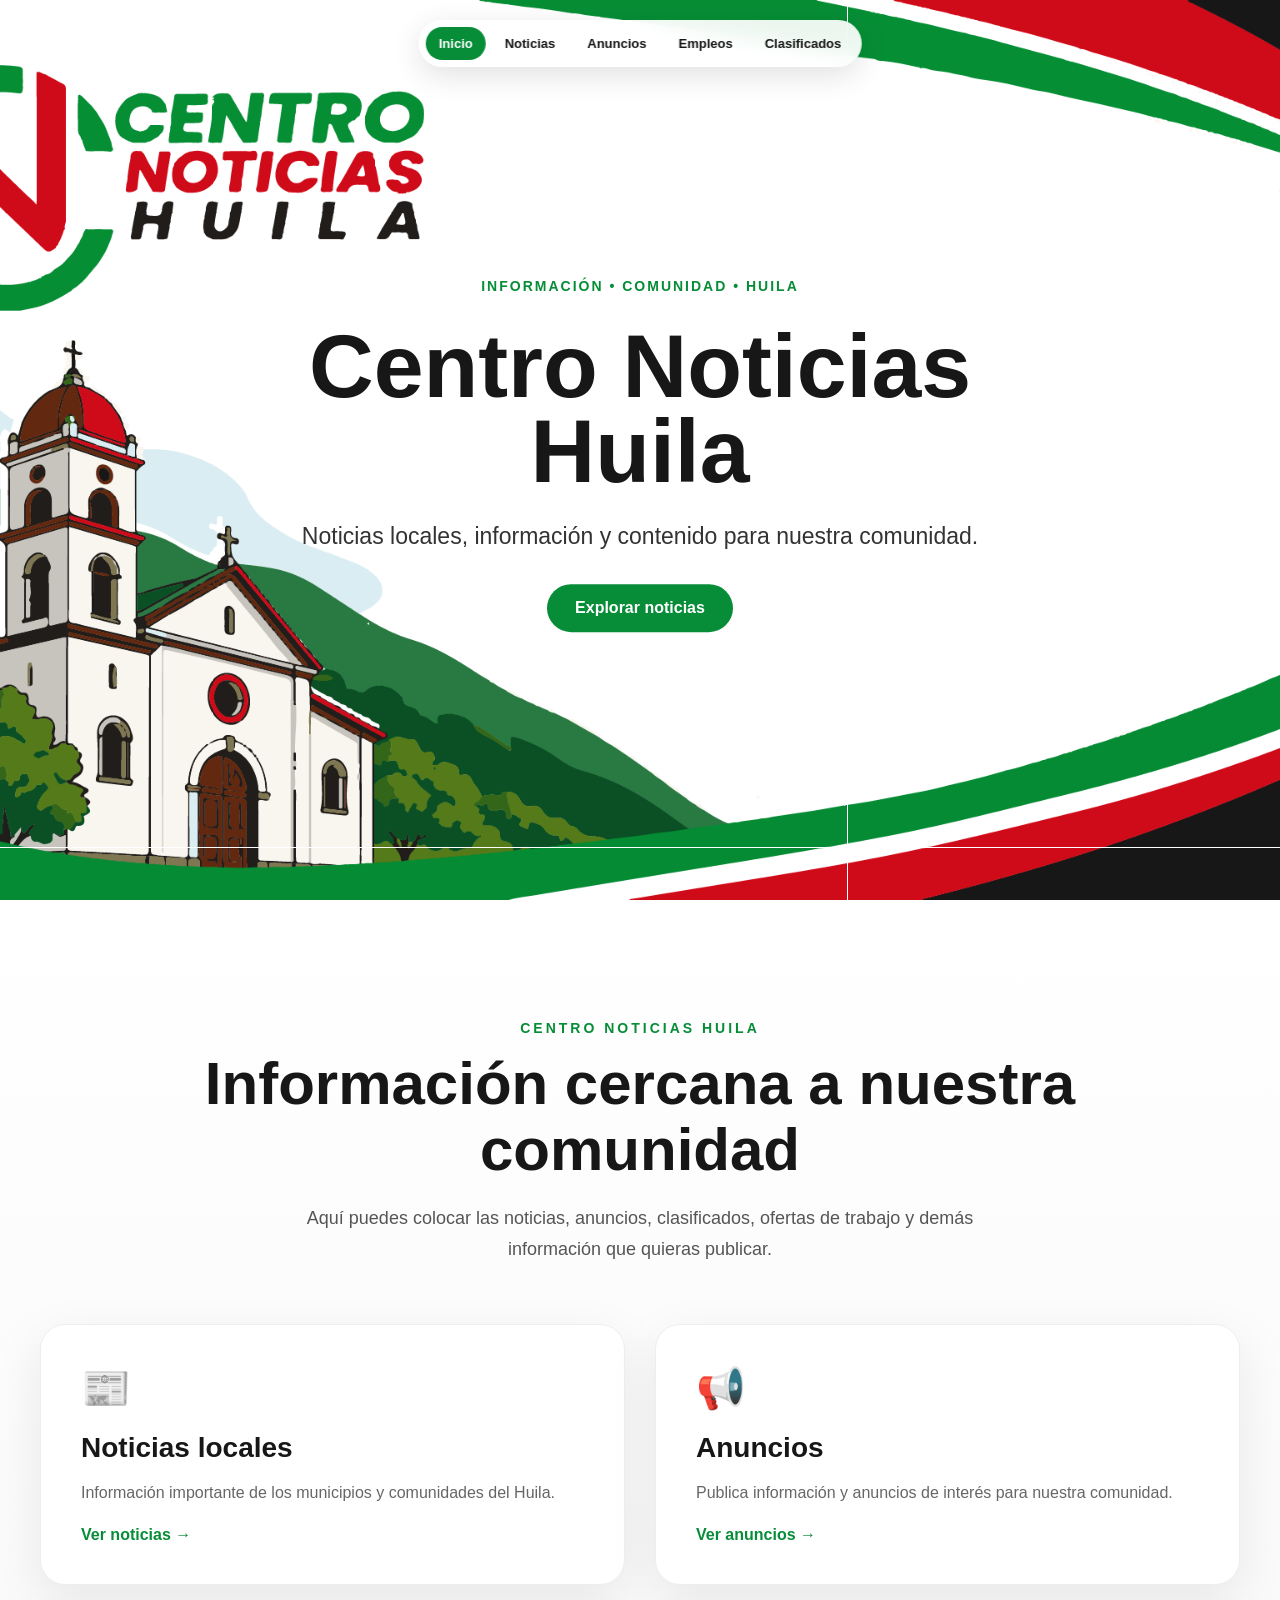
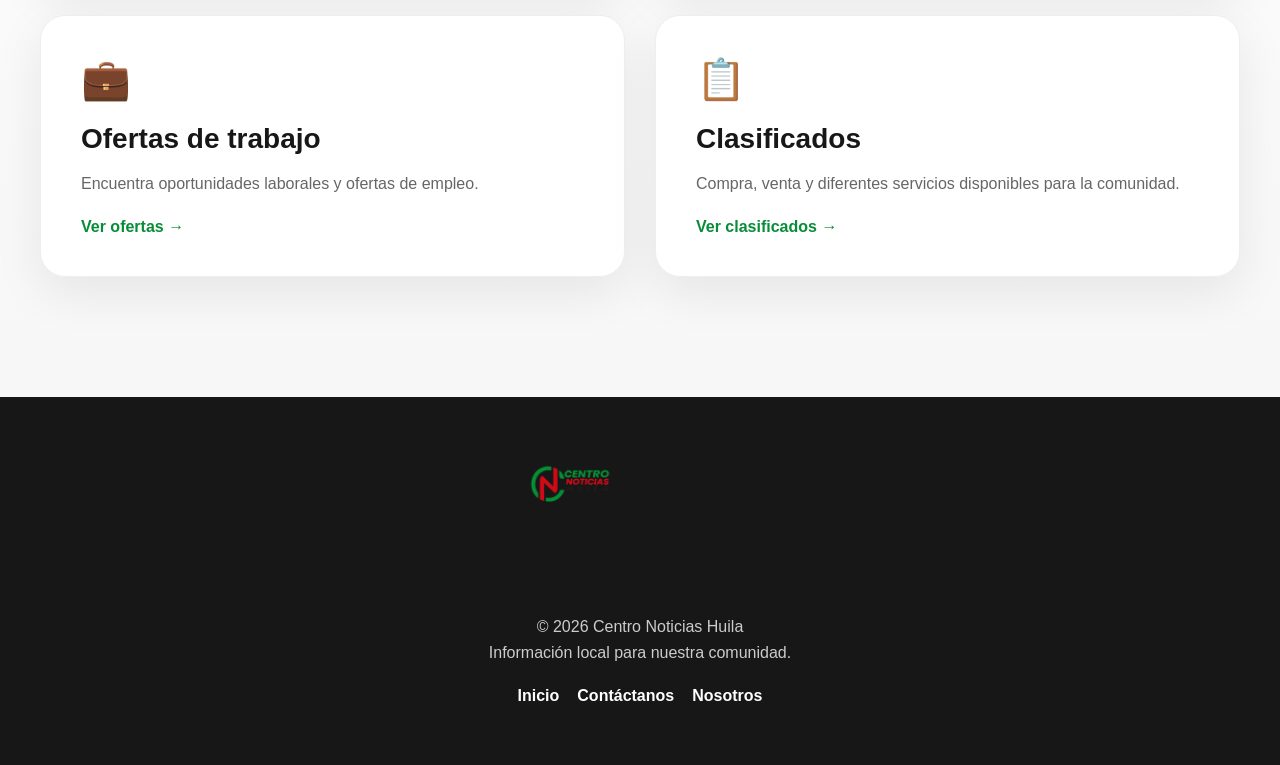
<file: index.html>
<!DOCTYPE html>
<html lang="es">
<head>
    <meta charset="UTF-8">
    <meta name="viewport" content="width=device-width, initial-scale=1.0">
    <title>Centro Noticias Huila</title>
    <link rel="stylesheet" href="style.css">
</head>
<body>

    <nav class="site-nav">
        <a href="index.html" class="active">Inicio</a>
        <a href="noticias.html">Noticias</a>
        <a href="anuncios.html">Anuncios</a>
        <a href="empleos.html">Empleos</a>
        <a href="clasificados.html">Clasificados</a>
    </nav>

    <section class="hero" id="inicio">
        <div class="parallax-container">
            <img src="imágenes/Mesa de trabajo 4.png" class="mesa de trabajo 4" data-speed="0.10" alt="">
            <img src="imágenes/Mesa de trabajo 5.png" class="mesa de trabajo 5" data-speed="0.16" alt="">
            <img src="imágenes/Mesa de trabajo 6.png" class="mesa de trabajo 6" data-speed="0.23" alt="">
            <img src="imágenes/Mesa de trabajo 2.png" class="mesa de trabajo 2" data-speed="0.30" alt="">
            <img src="imágenes/Mesa de trabajo 1.png" class="mesa de trabajo 1" data-speed="0.36" alt="">
            <img src="imágenes/Mesa de trabajo 3.png" class="mesa de trabajo 3" data-speed="0.42" alt="Centro Noticias Huila">
        </div>

        <div class="hero-content">
            <p class="small-title">INFORMACIÓN • COMUNIDAD • HUILA</p>
            <h1>Centro Noticias Huila</h1>
            <p class="description">
                Noticias locales, información y contenido
                para nuestra comunidad.
            </p>
            <a href="#noticias" class="main-button">Explorar noticias</a>
        </div>
    </section>

    <section class="news-section" id="noticias">
        <div class="news-container">
            <p class="section-label">CENTRO NOTICIAS HUILA</p>
            <h2>Información cercana a nuestra comunidad</h2>
            <p class="section-description">
                Aquí puedes colocar las noticias, anuncios,
                clasificados, ofertas de trabajo y demás
                información que quieras publicar.
            </p>

            <div class="news-grid">

                <article class="news-card">
                    <div class="card-icon">📰</div>
                    <h3>Noticias locales</h3>
                    <p>Información importante de los municipios y comunidades del Huila.</p>
                    <a href="noticias.html">Ver noticias →</a>
                </article>

                <article class="news-card">
                    <div class="card-icon">📢</div>
                    <h3>Anuncios</h3>
                    <p>Publica información y anuncios de interés para nuestra comunidad.</p>
                    <a href="anuncios.html">Ver anuncios →</a>
                </article>

                <article class="news-card">
                    <div class="card-icon">💼</div>
                    <h3>Ofertas de trabajo</h3>
                    <p>Encuentra oportunidades laborales y ofertas de empleo.</p>
                    <a href="empleos.html">Ver ofertas →</a>
                </article>

                <article class="news-card">
                    <div class="card-icon">📋</div>
                    <h3>Clasificados</h3>
                    <p>Compra, venta y diferentes servicios disponibles para la comunidad.</p>
                    <a href="clasificados.html">Ver clasificados →</a>
                </article>

            </div>
        </div>
    </section>

    <footer>
        <img src="imágenes/Mesa de trabajo 3.png" alt="Centro Noticias Huila">

        <p>© 2026 Centro Noticias Huila</p>
        <p>Información local para nuestra comunidad.</p>

        <div class="footer-links">
            <a href="index.html">Inicio</a>
            <a href="contactanos.html">Contáctanos</a>
            <a href="nosotros.html">Nosotros</a>
        </div>
    </footer>

    <script src="script.js"></script>
</body>
</html>
</file>
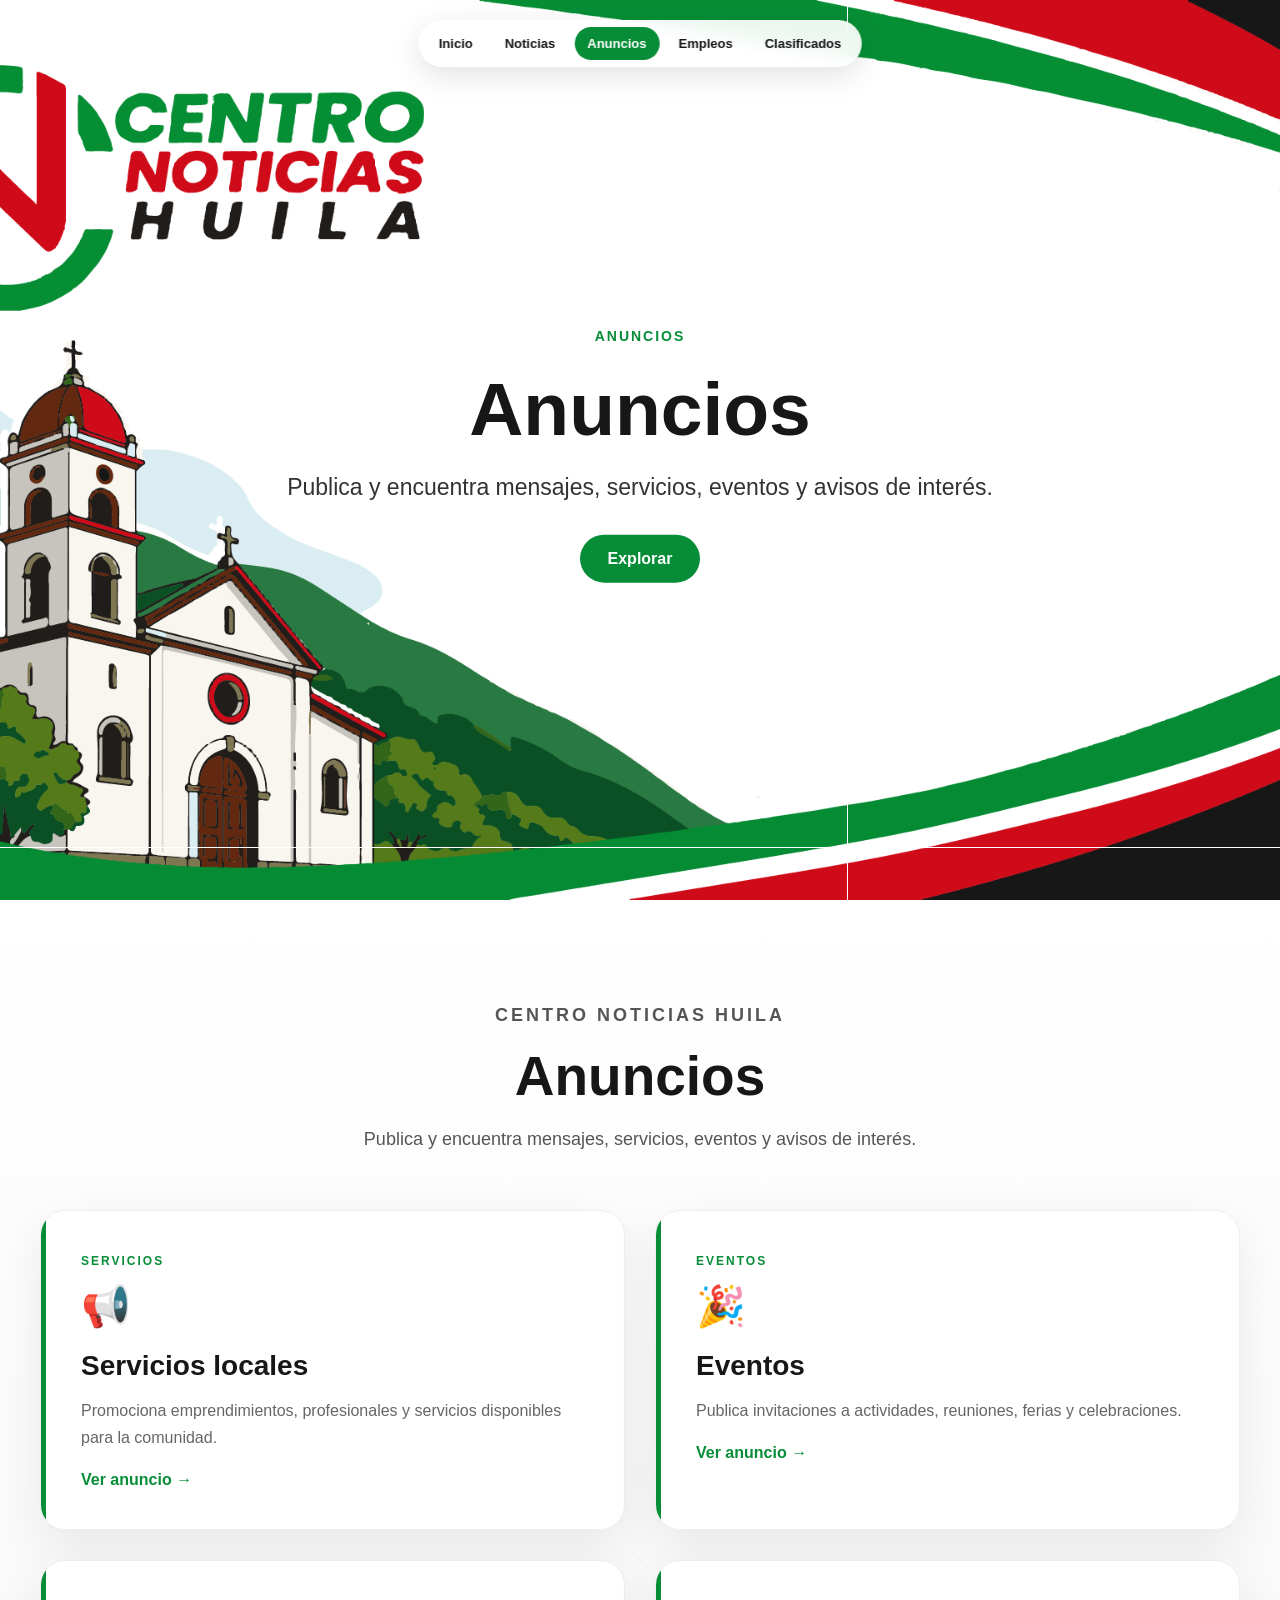
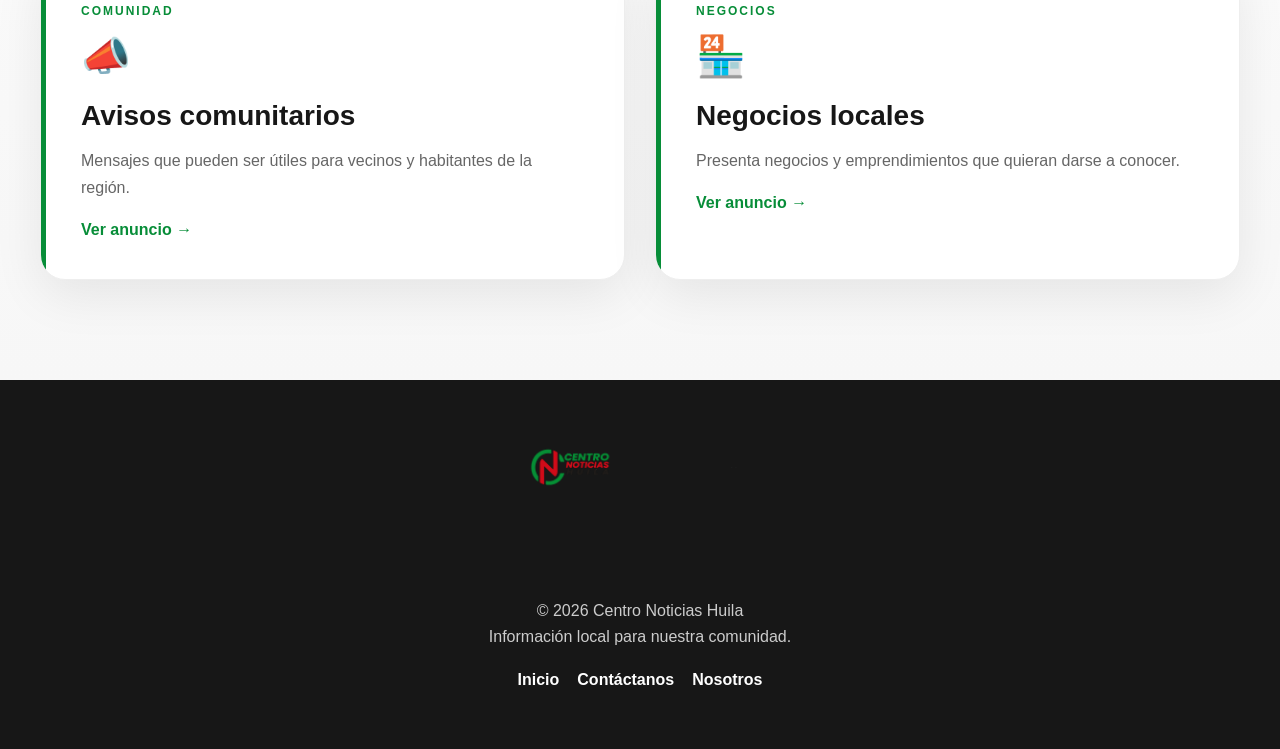
<file: anuncios.html>
<!DOCTYPE html>
<html lang="es">
<head>
    <meta charset="UTF-8">
    <meta name="viewport" content="width=device-width, initial-scale=1.0">
    <title>Anuncios | Centro Noticias Huila</title>
    <link rel="stylesheet" href="style.css">
</head>
<body>

    <nav class="site-nav">
        <a href="index.html">Inicio</a>
        <a href="noticias.html" class="">Noticias</a>
        <a href="anuncios.html" class="active">Anuncios</a>
        <a href="empleos.html" class="">Empleos</a>
        <a href="clasificados.html" class="">Clasificados</a>
    </nav>

    <section class="hero inner-hero">
        <div class="parallax-container">
            <img src="imágenes/Mesa de trabajo 4.png" class="mesa de trabajo 4" data-speed="0.10" alt="">
            <img src="imágenes/Mesa de trabajo 5.png" class="mesa de trabajo 5" data-speed="0.16" alt="">
            <img src="imágenes/Mesa de trabajo 6.png" class="mesa de trabajo 6" data-speed="0.23" alt="">
            <img src="imágenes/Mesa de trabajo 2.png" class="mesa de trabajo 2" data-speed="0.30" alt="">
            <img src="imágenes/Mesa de trabajo 1.png" class="mesa de trabajo 1" data-speed="0.36" alt="">
            <img src="imágenes/Mesa de trabajo 3.png" class="mesa de trabajo 3" data-speed="0.42" alt="Centro Noticias Huila">
        </div>

        <div class="hero-content">
            <p class="small-title">ANUNCIOS</p>
            <h1>Anuncios</h1>
            <p class="description">Publica y encuentra mensajes, servicios, eventos y avisos de interés.</p>
            <a href="#contenido" class="main-button">Explorar</a>
        </div>
    </section>

    <section class="inner-section" id="contenido">
        <div class="inner-container">
            <div class="inner-header">
                <p class="section-label">CENTRO NOTICIAS HUILA</p>
                <h2>Anuncios</h2>
                <p>Publica y encuentra mensajes, servicios, eventos y avisos de interés.</p>
            </div>

            <div class="news-grid">
                <article class="news-card page-card">
            <span class="card-meta">SERVICIOS</span>
            <div class="card-icon">📢</div>
            <h3>Servicios locales</h3>
            <p>Promociona emprendimientos, profesionales y servicios disponibles para la comunidad.</p>
            <a href="#">Ver anuncio →</a>
        </article>
<article class="news-card page-card">
            <span class="card-meta">EVENTOS</span>
            <div class="card-icon">🎉</div>
            <h3>Eventos</h3>
            <p>Publica invitaciones a actividades, reuniones, ferias y celebraciones.</p>
            <a href="#">Ver anuncio →</a>
        </article>
<article class="news-card page-card">
            <span class="card-meta">COMUNIDAD</span>
            <div class="card-icon">📣</div>
            <h3>Avisos comunitarios</h3>
            <p>Mensajes que pueden ser útiles para vecinos y habitantes de la región.</p>
            <a href="#">Ver anuncio →</a>
        </article>
<article class="news-card page-card">
            <span class="card-meta">NEGOCIOS</span>
            <div class="card-icon">🏪</div>
            <h3>Negocios locales</h3>
            <p>Presenta negocios y emprendimientos que quieran darse a conocer.</p>
            <a href="#">Ver anuncio →</a>
        </article>
            </div>
        </div>
    </section>

    <footer>
        <img src="imágenes/Mesa de trabajo 3.png" alt="Centro Noticias Huila">
        <p>© 2026 Centro Noticias Huila</p>
        <p>Información local para nuestra comunidad.</p>
        <div class="footer-links">
            <a href="index.html">Inicio</a>
            <a href="contactanos.html">Contáctanos</a>
            <a href="nosotros.html">Nosotros</a>
        </div>
    </footer>

    <script src="script.js"></script>
</body>
</html>
</file>
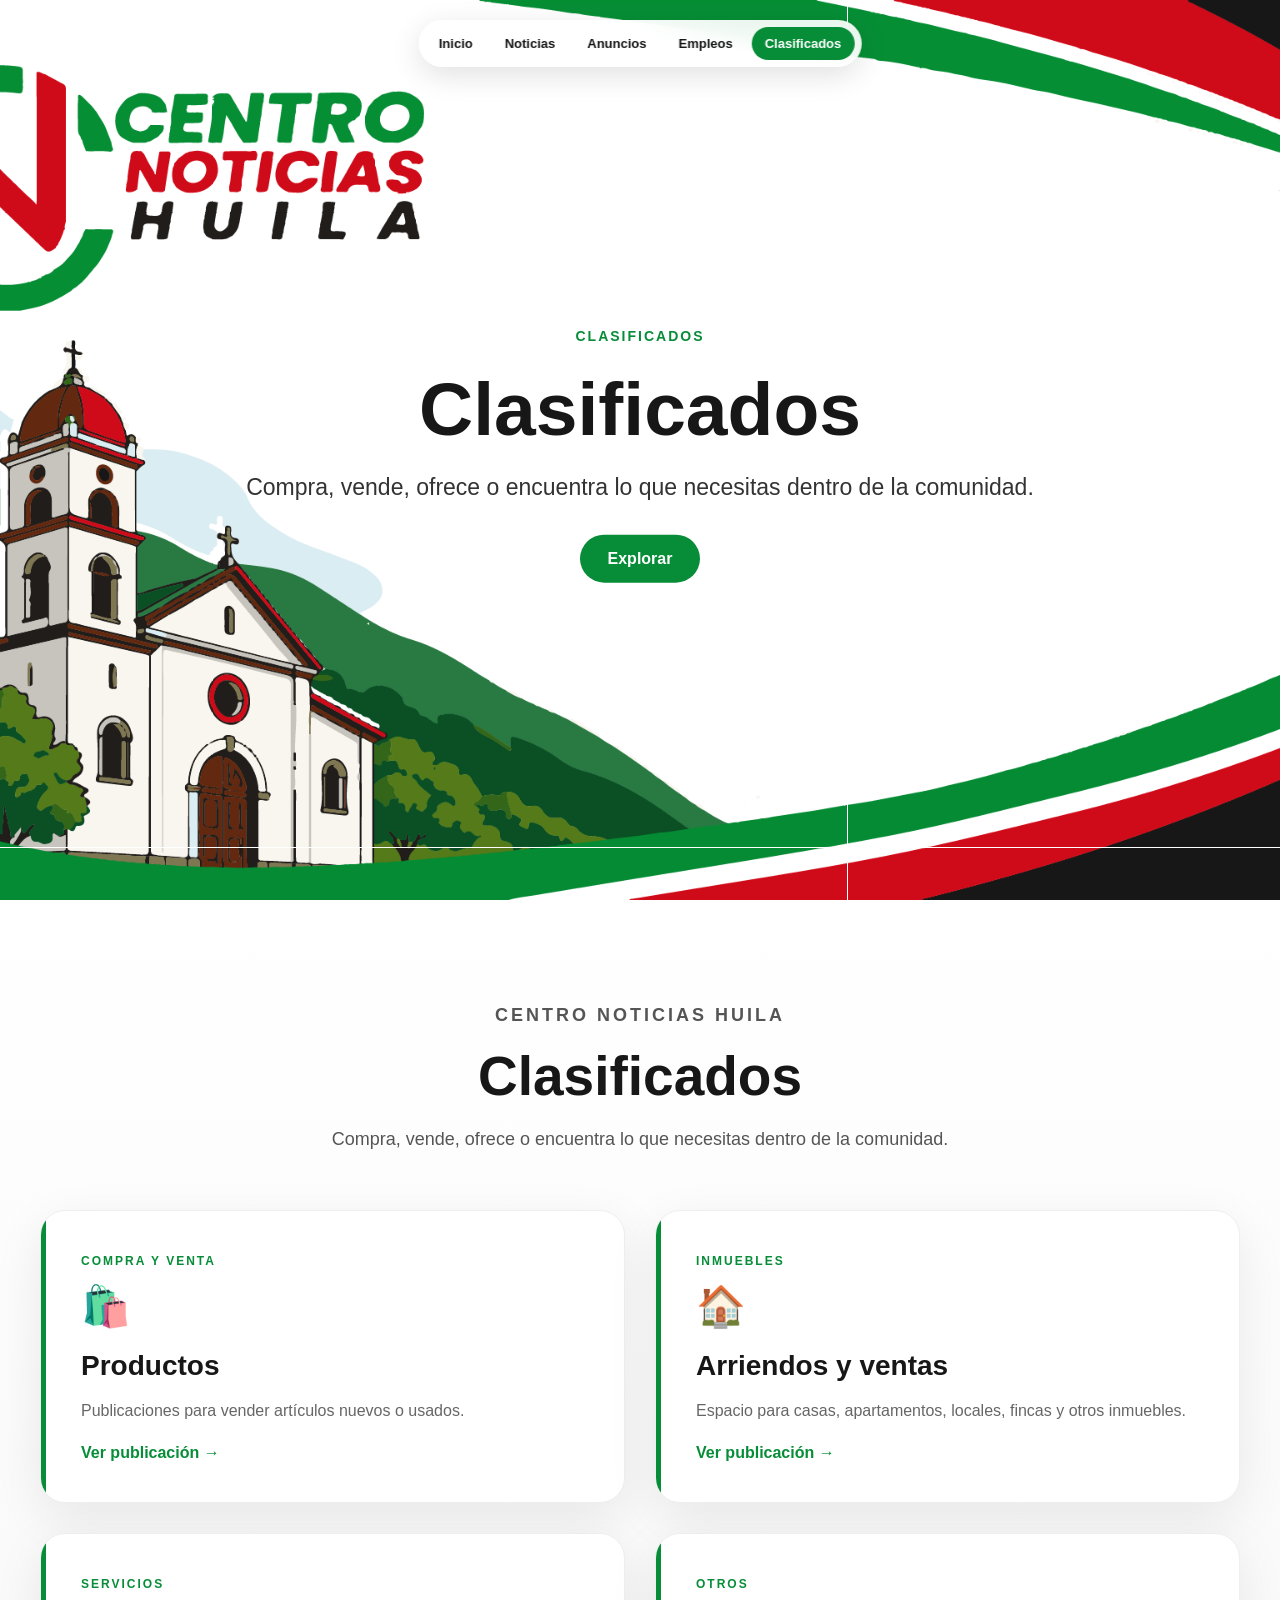
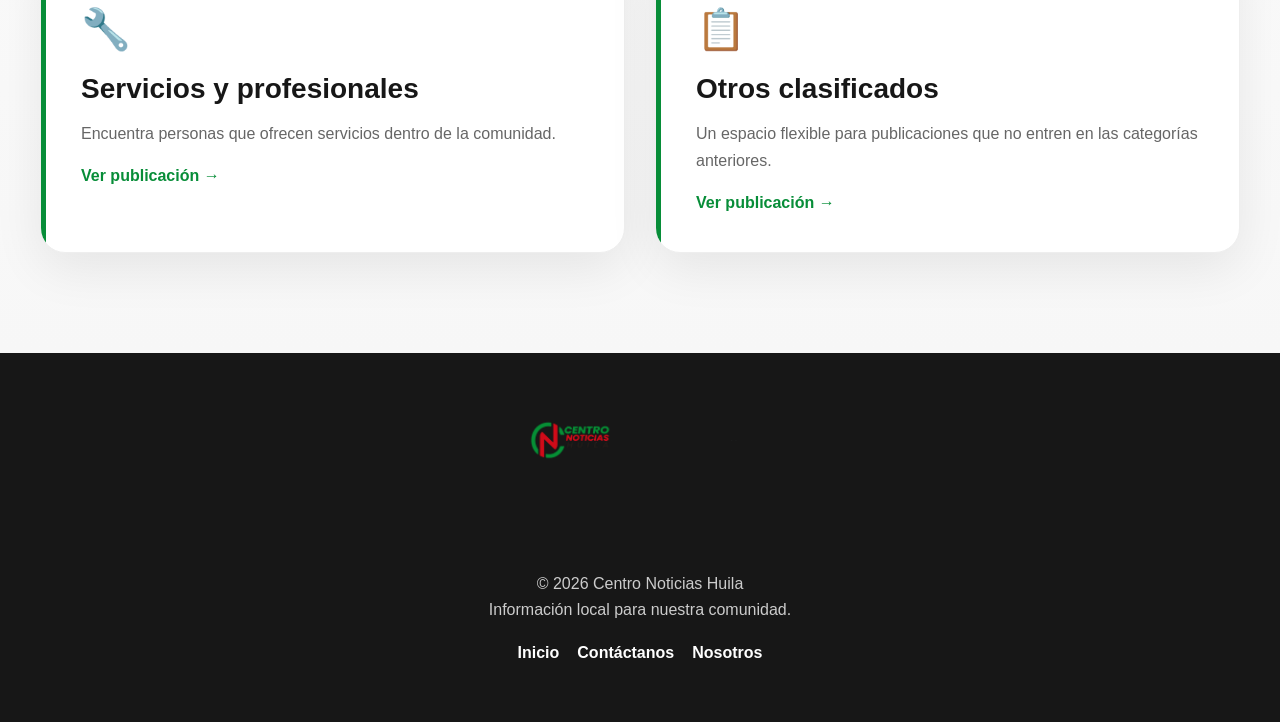
<file: clasificados.html>
<!DOCTYPE html>
<html lang="es">
<head>
    <meta charset="UTF-8">
    <meta name="viewport" content="width=device-width, initial-scale=1.0">
    <title>Clasificados | Centro Noticias Huila</title>
    <link rel="stylesheet" href="style.css">
</head>
<body>

    <nav class="site-nav">
        <a href="index.html">Inicio</a>
        <a href="noticias.html" class="">Noticias</a>
        <a href="anuncios.html" class="">Anuncios</a>
        <a href="empleos.html" class="">Empleos</a>
        <a href="clasificados.html" class="active">Clasificados</a>
    </nav>

    <section class="hero inner-hero">
        <div class="parallax-container">
            <img src="imágenes/Mesa de trabajo 4.png" class="mesa de trabajo 4" data-speed="0.10" alt="">
            <img src="imágenes/Mesa de trabajo 5.png" class="mesa de trabajo 5" data-speed="0.16" alt="">
            <img src="imágenes/Mesa de trabajo 6.png" class="mesa de trabajo 6" data-speed="0.23" alt="">
            <img src="imágenes/Mesa de trabajo 2.png" class="mesa de trabajo 2" data-speed="0.30" alt="">
            <img src="imágenes/Mesa de trabajo 1.png" class="mesa de trabajo 1" data-speed="0.36" alt="">
            <img src="imágenes/Mesa de trabajo 3.png" class="mesa de trabajo 3" data-speed="0.42" alt="Centro Noticias Huila">
        </div>

        <div class="hero-content">
            <p class="small-title">CLASIFICADOS</p>
            <h1>Clasificados</h1>
            <p class="description">Compra, vende, ofrece o encuentra lo que necesitas dentro de la comunidad.</p>
            <a href="#contenido" class="main-button">Explorar</a>
        </div>
    </section>

    <section class="inner-section" id="contenido">
        <div class="inner-container">
            <div class="inner-header">
                <p class="section-label">CENTRO NOTICIAS HUILA</p>
                <h2>Clasificados</h2>
                <p>Compra, vende, ofrece o encuentra lo que necesitas dentro de la comunidad.</p>
            </div>

            <div class="news-grid">
                <article class="news-card page-card">
            <span class="card-meta">COMPRA Y VENTA</span>
            <div class="card-icon">🛍️</div>
            <h3>Productos</h3>
            <p>Publicaciones para vender artículos nuevos o usados.</p>
            <a href="#">Ver publicación →</a>
        </article>
<article class="news-card page-card">
            <span class="card-meta">INMUEBLES</span>
            <div class="card-icon">🏠</div>
            <h3>Arriendos y ventas</h3>
            <p>Espacio para casas, apartamentos, locales, fincas y otros inmuebles.</p>
            <a href="#">Ver publicación →</a>
        </article>
<article class="news-card page-card">
            <span class="card-meta">SERVICIOS</span>
            <div class="card-icon">🔧</div>
            <h3>Servicios y profesionales</h3>
            <p>Encuentra personas que ofrecen servicios dentro de la comunidad.</p>
            <a href="#">Ver publicación →</a>
        </article>
<article class="news-card page-card">
            <span class="card-meta">OTROS</span>
            <div class="card-icon">📋</div>
            <h3>Otros clasificados</h3>
            <p>Un espacio flexible para publicaciones que no entren en las categorías anteriores.</p>
            <a href="#">Ver publicación →</a>
        </article>
            </div>
        </div>
    </section>

    <footer>
        <img src="imágenes/Mesa de trabajo 3.png" alt="Centro Noticias Huila">
        <p>© 2026 Centro Noticias Huila</p>
        <p>Información local para nuestra comunidad.</p>
        <div class="footer-links">
            <a href="index.html">Inicio</a>
            <a href="contactanos.html">Contáctanos</a>
            <a href="nosotros.html">Nosotros</a>
        </div>
    </footer>

    <script src="script.js"></script>
</body>
</html>
</file>
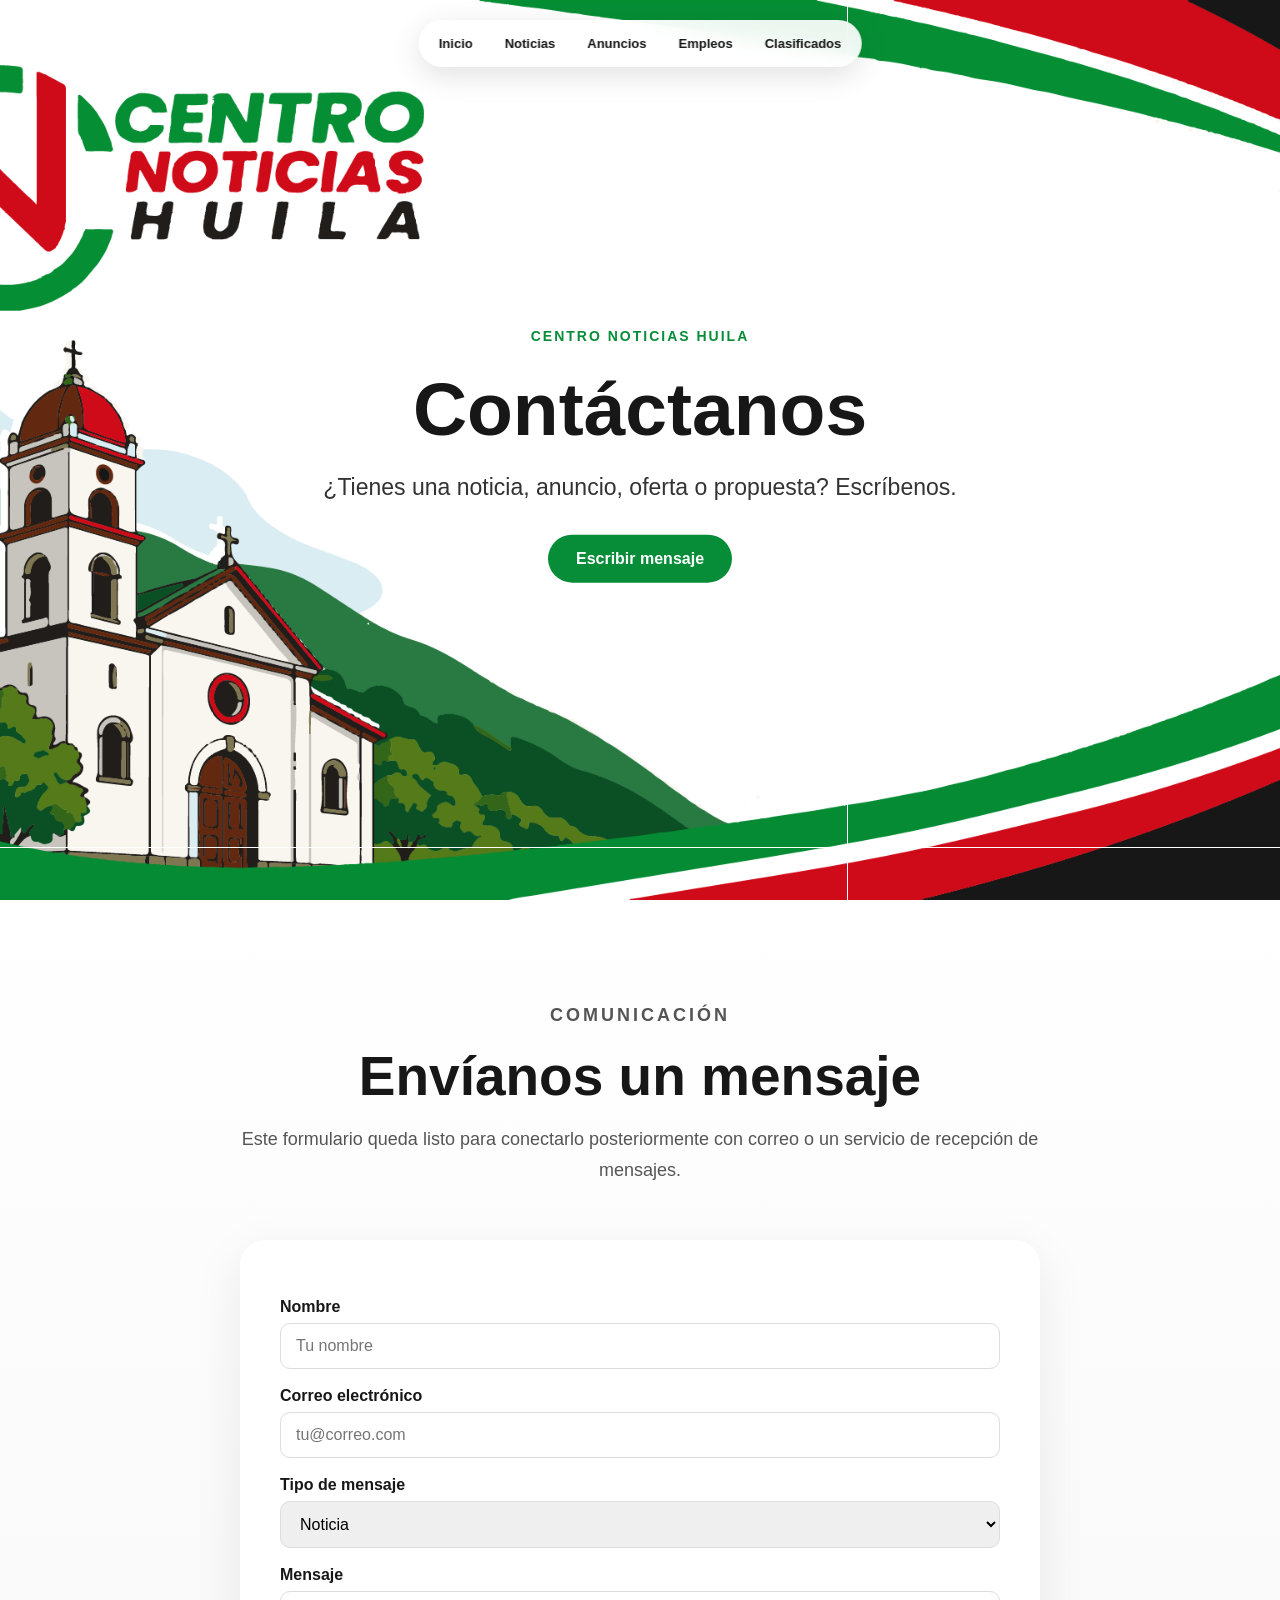
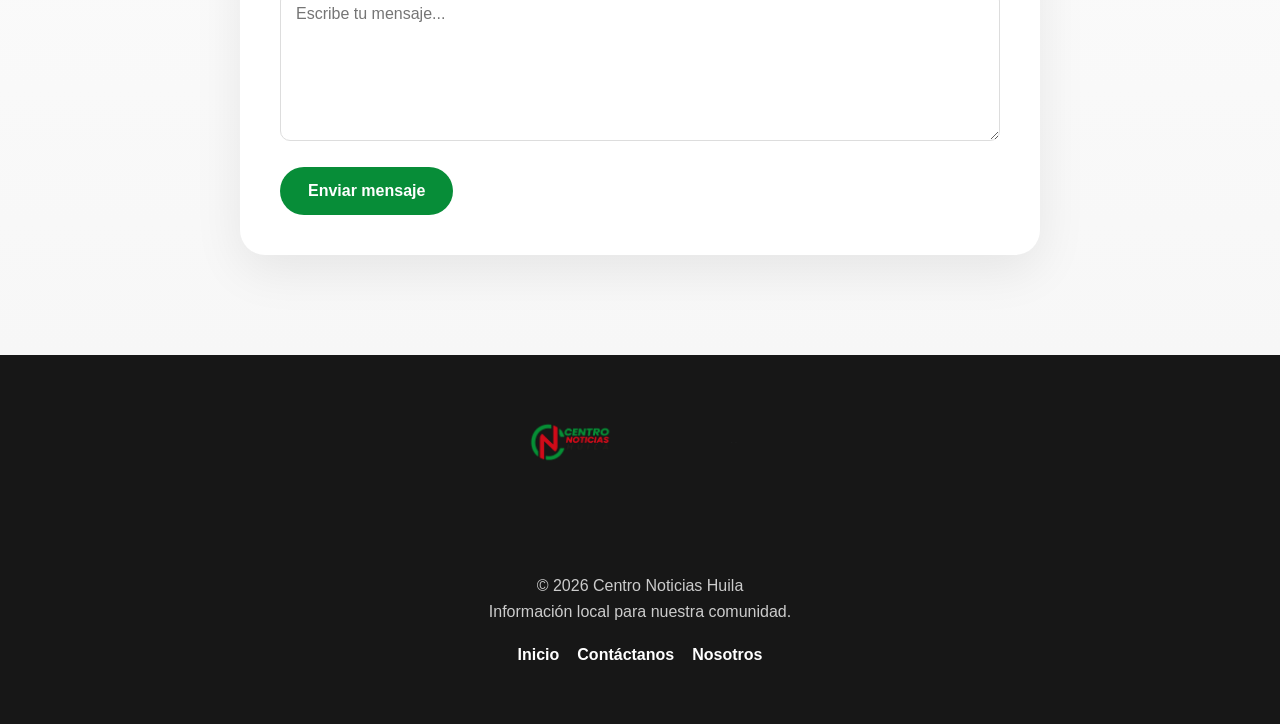
<file: contactanos.html>
<!DOCTYPE html>
<html lang="es">
<head>
<meta charset="UTF-8"><meta name="viewport" content="width=device-width, initial-scale=1.0">
<title>Contáctanos | Centro Noticias Huila</title><link rel="stylesheet" href="style.css">
</head>
<body>
<nav class="site-nav">
<a href="index.html">Inicio</a><a href="noticias.html">Noticias</a><a href="anuncios.html">Anuncios</a><a href="empleos.html">Empleos</a><a href="clasificados.html">Clasificados</a>
</nav>
<section class="hero inner-hero">
<div class="parallax-container">
<img src="imágenes/Mesa de trabajo 4.png" class="mesa de trabajo 4" data-speed="0.10" alt="">
<img src="imágenes/Mesa de trabajo 5.png" class="mesa de trabajo 5" data-speed="0.16" alt="">
<img src="imágenes/Mesa de trabajo 6.png" class="mesa de trabajo 6" data-speed="0.23" alt="">
<img src="imágenes/Mesa de trabajo 2.png" class="mesa de trabajo 2" data-speed="0.30" alt="">
<img src="imágenes/Mesa de trabajo 1.png" class="mesa de trabajo 1" data-speed="0.36" alt="">
<img src="imágenes/Mesa de trabajo 3.png" class="mesa de trabajo 3" data-speed="0.42" alt="Centro Noticias Huila">
</div>
<div class="hero-content"><p class="small-title">CENTRO NOTICIAS HUILA</p><h1>Contáctanos</h1><p class="description">¿Tienes una noticia, anuncio, oferta o propuesta? Escríbenos.</p><a href="#formulario" class="main-button">Escribir mensaje</a></div>
</section>
<section class="inner-section" id="formulario"><div class="inner-container">
<div class="inner-header"><p class="section-label">COMUNICACIÓN</p><h2>Envíanos un mensaje</h2><p>Este formulario queda listo para conectarlo posteriormente con correo o un servicio de recepción de mensajes.</p></div>
<form class="contact-form" onsubmit="event.preventDefault(); alert('Formulario preparado. Conéctalo a tu correo o backend para recibir los mensajes.');">
<label for="nombre">Nombre</label><input id="nombre" type="text" placeholder="Tu nombre" required>
<label for="correo">Correo electrónico</label><input id="correo" type="email" placeholder="tu@correo.com" required>
<label for="tipo">Tipo de mensaje</label><select id="tipo"><option>Noticia</option><option>Anuncio</option><option>Oferta de trabajo</option><option>Clasificado</option><option>Otro</option></select>
<label for="mensaje">Mensaje</label><textarea id="mensaje" placeholder="Escribe tu mensaje..." required></textarea>
<button class="main-button" type="submit">Enviar mensaje</button>
</form></div></section>
<footer><img src="imágenes/Mesa de trabajo 3.png" alt="Centro Noticias Huila"><p>© 2026 Centro Noticias Huila</p><p>Información local para nuestra comunidad.</p><div class="footer-links"><a href="index.html">Inicio</a><a href="contactanos.html">Contáctanos</a><a href="nosotros.html">Nosotros</a></div></footer>
<script src="script.js"></script>
</body></html>
</file>
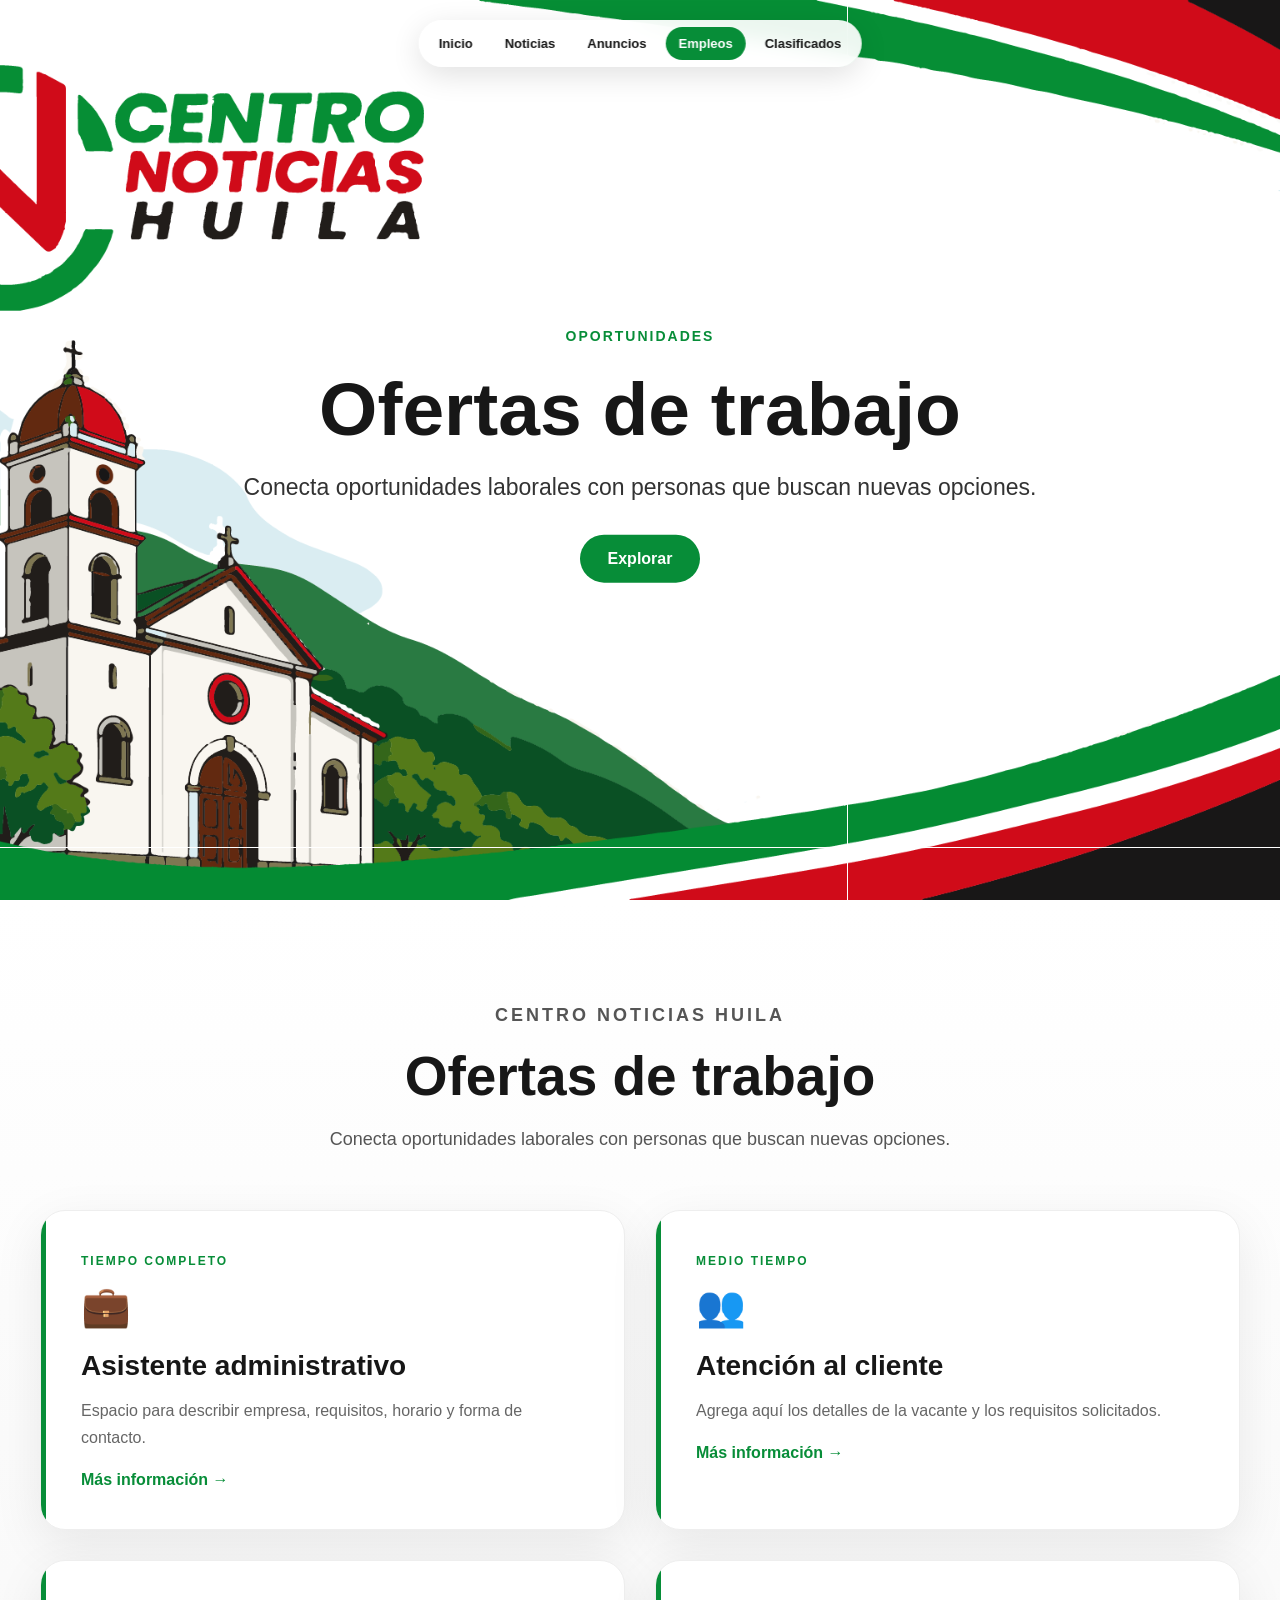
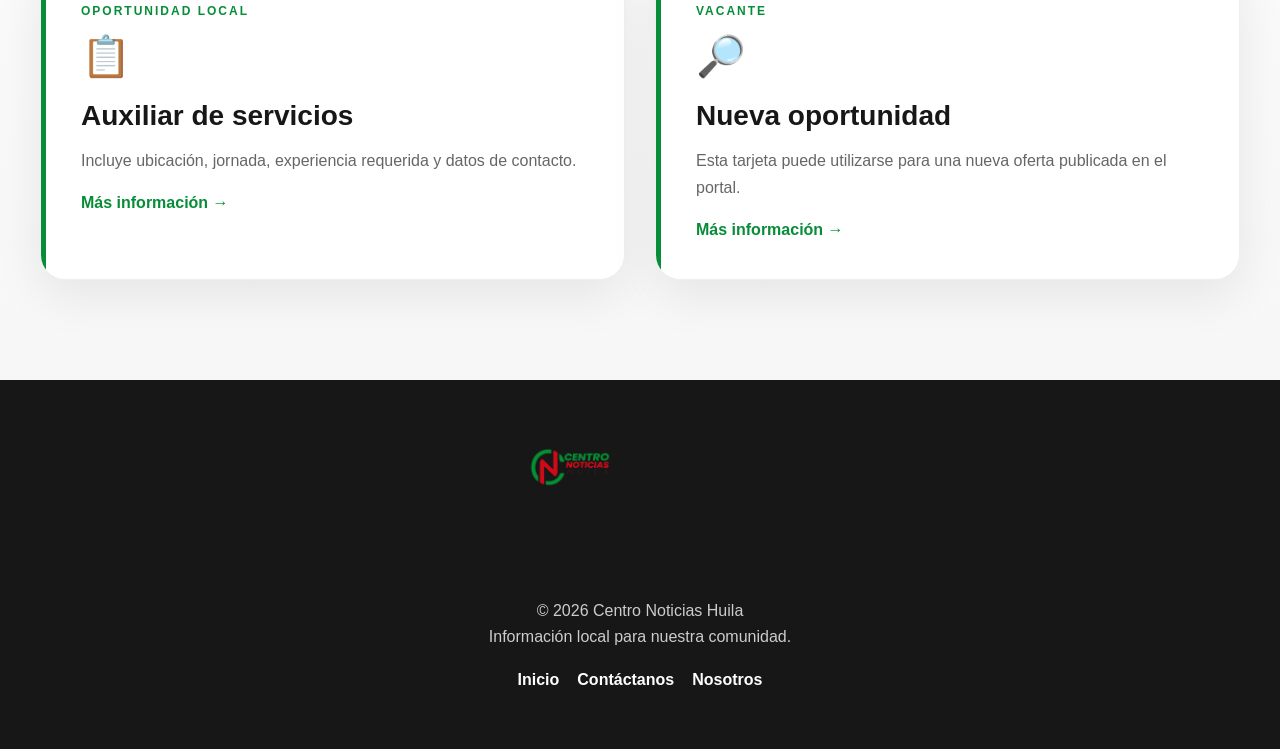
<file: empleos.html>
<!DOCTYPE html>
<html lang="es">
<head>
    <meta charset="UTF-8">
    <meta name="viewport" content="width=device-width, initial-scale=1.0">
    <title>Ofertas de trabajo | Centro Noticias Huila</title>
    <link rel="stylesheet" href="style.css">
</head>
<body>

    <nav class="site-nav">
        <a href="index.html">Inicio</a>
        <a href="noticias.html" class="">Noticias</a>
        <a href="anuncios.html" class="">Anuncios</a>
        <a href="empleos.html" class="active">Empleos</a>
        <a href="clasificados.html" class="">Clasificados</a>
    </nav>

    <section class="hero inner-hero">
        <div class="parallax-container">
            <img src="imágenes/Mesa de trabajo 4.png" class="mesa de trabajo 4" data-speed="0.10" alt="">
            <img src="imágenes/Mesa de trabajo 5.png" class="mesa de trabajo 5" data-speed="0.16" alt="">
            <img src="imágenes/Mesa de trabajo 6.png" class="mesa de trabajo 6" data-speed="0.23" alt="">
            <img src="imágenes/Mesa de trabajo 2.png" class="mesa de trabajo 2" data-speed="0.30" alt="">
            <img src="imágenes/Mesa de trabajo 1.png" class="mesa de trabajo 1" data-speed="0.36" alt="">
            <img src="imágenes/Mesa de trabajo 3.png" class="mesa de trabajo 3" data-speed="0.42" alt="Centro Noticias Huila">
        </div>

        <div class="hero-content">
            <p class="small-title">OPORTUNIDADES</p>
            <h1>Ofertas de trabajo</h1>
            <p class="description">Conecta oportunidades laborales con personas que buscan nuevas opciones.</p>
            <a href="#contenido" class="main-button">Explorar</a>
        </div>
    </section>

    <section class="inner-section" id="contenido">
        <div class="inner-container">
            <div class="inner-header">
                <p class="section-label">CENTRO NOTICIAS HUILA</p>
                <h2>Ofertas de trabajo</h2>
                <p>Conecta oportunidades laborales con personas que buscan nuevas opciones.</p>
            </div>

            <div class="news-grid">
                <article class="news-card page-card">
            <span class="card-meta">TIEMPO COMPLETO</span>
            <div class="card-icon">💼</div>
            <h3>Asistente administrativo</h3>
            <p>Espacio para describir empresa, requisitos, horario y forma de contacto.</p>
            <a href="contactanos.html">Más información →</a>
        </article>
<article class="news-card page-card">
            <span class="card-meta">MEDIO TIEMPO</span>
            <div class="card-icon">👥</div>
            <h3>Atención al cliente</h3>
            <p>Agrega aquí los detalles de la vacante y los requisitos solicitados.</p>
            <a href="contactanos.html">Más información →</a>
        </article>
<article class="news-card page-card">
            <span class="card-meta">OPORTUNIDAD LOCAL</span>
            <div class="card-icon">📋</div>
            <h3>Auxiliar de servicios</h3>
            <p>Incluye ubicación, jornada, experiencia requerida y datos de contacto.</p>
            <a href="contactanos.html">Más información →</a>
        </article>
<article class="news-card page-card">
            <span class="card-meta">VACANTE</span>
            <div class="card-icon">🔎</div>
            <h3>Nueva oportunidad</h3>
            <p>Esta tarjeta puede utilizarse para una nueva oferta publicada en el portal.</p>
            <a href="contactanos.html">Más información →</a>
        </article>
            </div>
        </div>
    </section>

    <footer>
        <img src="imágenes/Mesa de trabajo 3.png" alt="Centro Noticias Huila">
        <p>© 2026 Centro Noticias Huila</p>
        <p>Información local para nuestra comunidad.</p>
        <div class="footer-links">
            <a href="index.html">Inicio</a>
            <a href="contactanos.html">Contáctanos</a>
            <a href="nosotros.html">Nosotros</a>
        </div>
    </footer>

    <script src="script.js"></script>
</body>
</html>
</file>
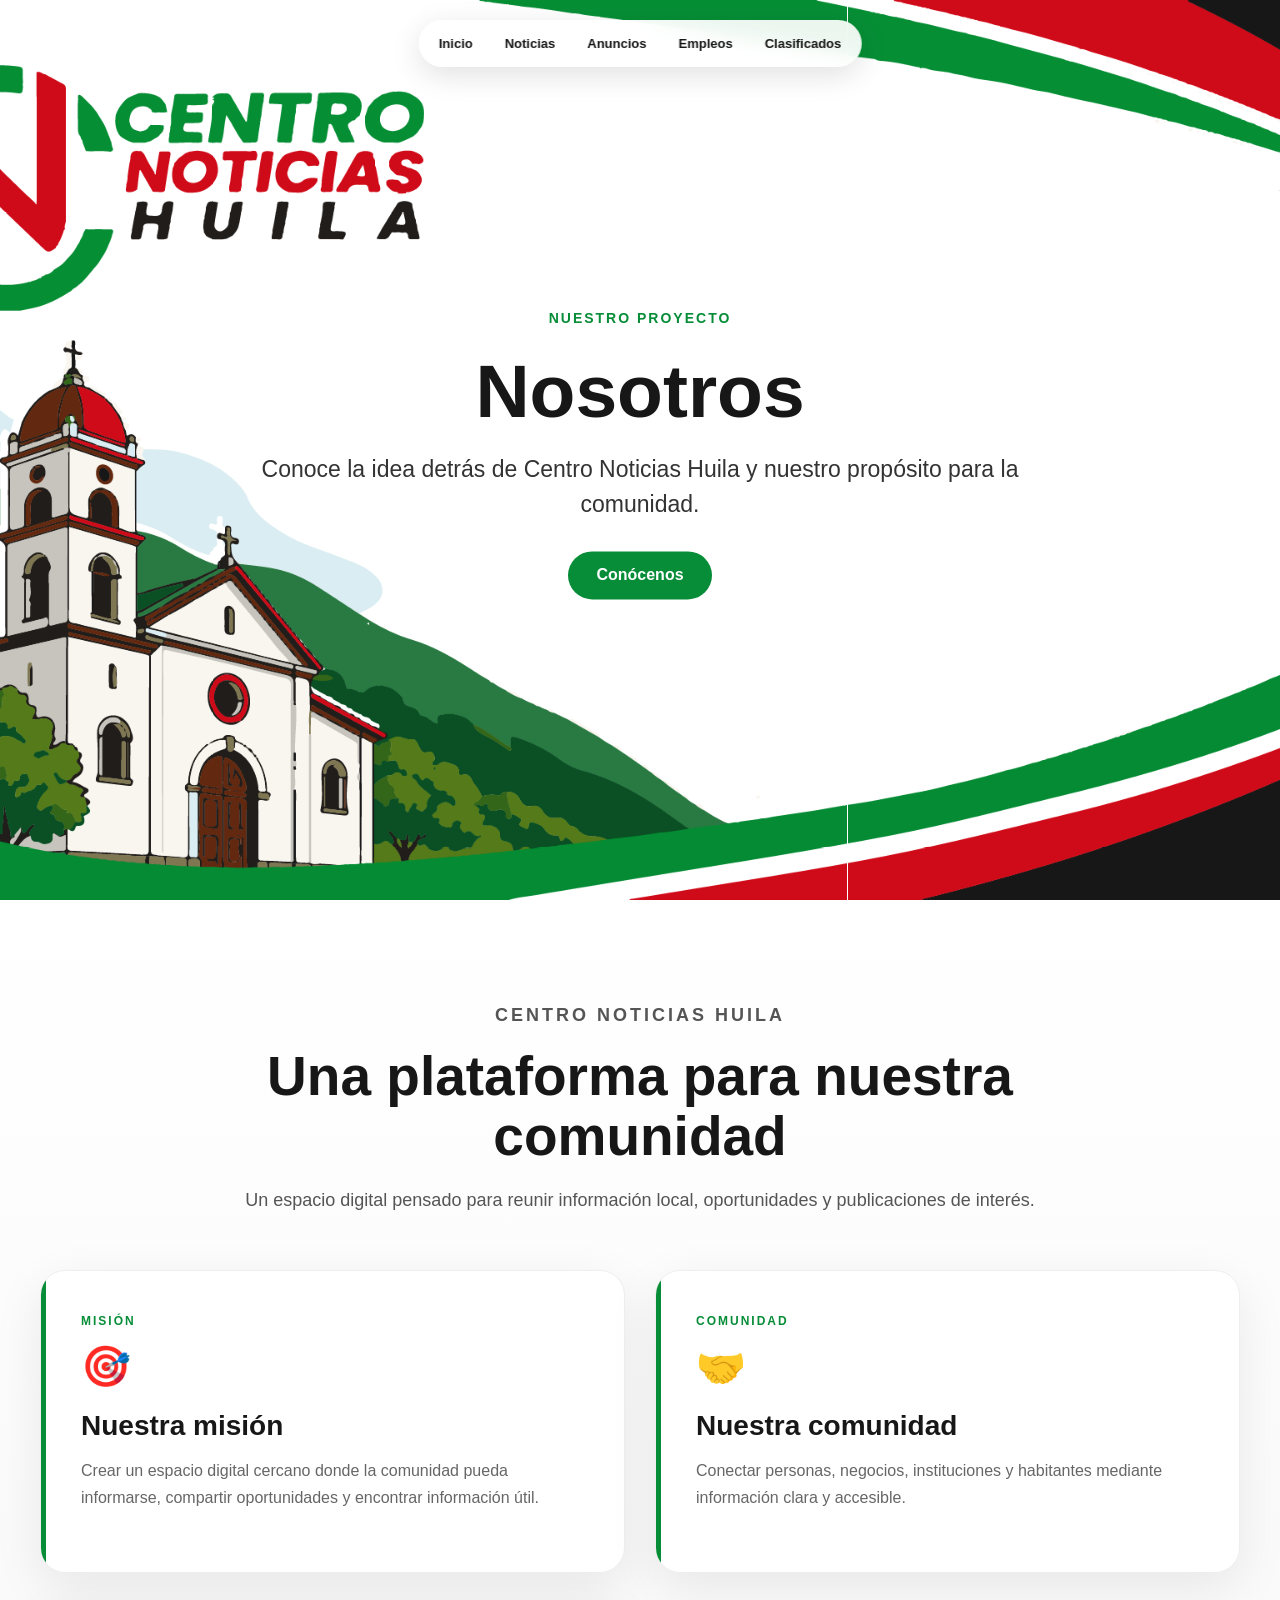
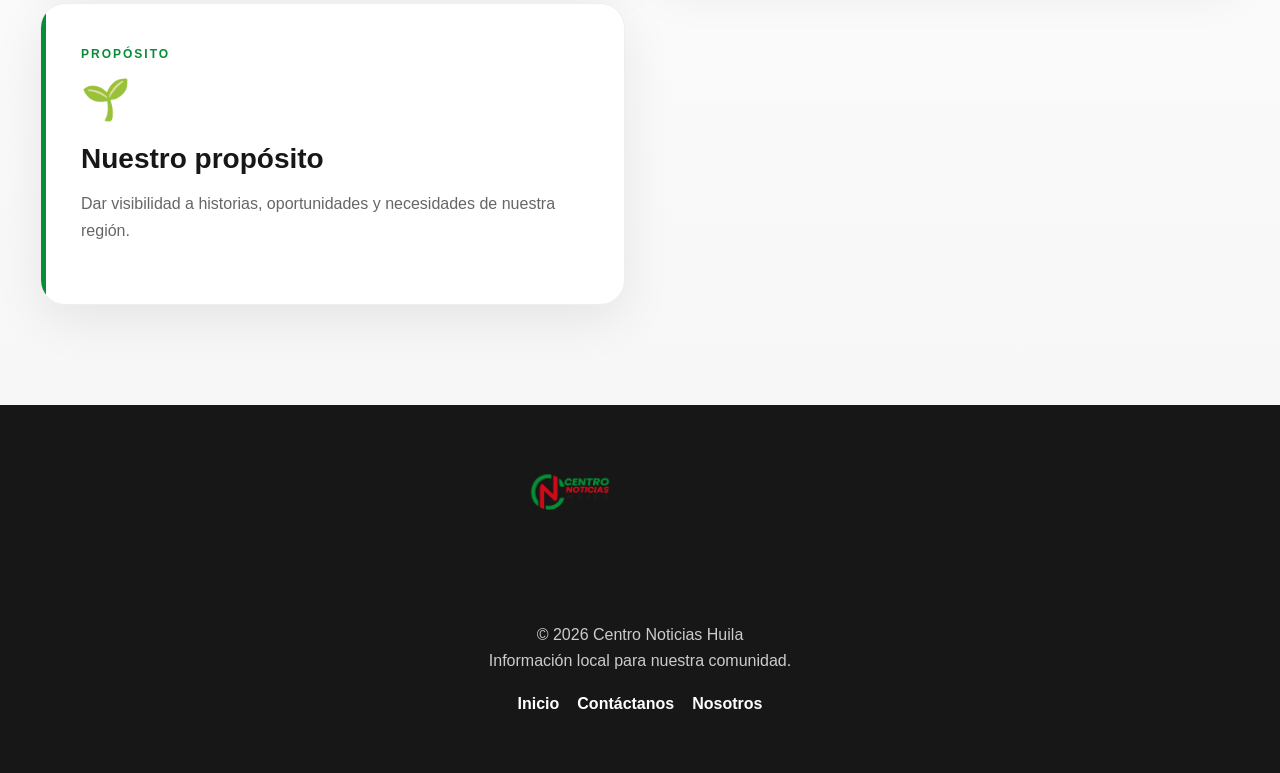
<file: nosotros.html>
<!DOCTYPE html>
<html lang="es">
<head>
<meta charset="UTF-8"><meta name="viewport" content="width=device-width, initial-scale=1.0">
<title>Nosotros | Centro Noticias Huila</title><link rel="stylesheet" href="style.css">
</head>
<body>
<nav class="site-nav">
<a href="index.html">Inicio</a><a href="noticias.html">Noticias</a><a href="anuncios.html">Anuncios</a><a href="empleos.html">Empleos</a><a href="clasificados.html">Clasificados</a>
</nav>
<section class="hero inner-hero">
<div class="parallax-container">
<img src="imágenes/Mesa de trabajo 4.png" class="mesa de trabajo 4" data-speed="0.10" alt="">
<img src="imágenes/Mesa de trabajo 5.png" class="mesa de trabajo 5" data-speed="0.16" alt="">
<img src="imágenes/Mesa de trabajo 6.png" class="mesa de trabajo 6" data-speed="0.23" alt="">
<img src="imágenes/Mesa de trabajo 2.png" class="mesa de trabajo 2" data-speed="0.30" alt="">
<img src="imágenes/Mesa de trabajo 1.png" class="mesa de trabajo 1" data-speed="0.36" alt="">
<img src="imágenes/Mesa de trabajo 3.png" class="mesa de trabajo 3" data-speed="0.42" alt="Centro Noticias Huila">
</div>
<div class="hero-content"><p class="small-title">NUESTRO PROYECTO</p><h1>Nosotros</h1><p class="description">Conoce la idea detrás de Centro Noticias Huila y nuestro propósito para la comunidad.</p><a href="#contenido" class="main-button">Conócenos</a></div>
</section>
<section class="inner-section" id="contenido"><div class="inner-container">
<div class="inner-header"><p class="section-label">CENTRO NOTICIAS HUILA</p><h2>Una plataforma para nuestra comunidad</h2><p>Un espacio digital pensado para reunir información local, oportunidades y publicaciones de interés.</p></div>
<div class="news-grid">
<article class="news-card page-card"><span class="card-meta">MISIÓN</span><div class="card-icon">🎯</div><h3>Nuestra misión</h3><p>Crear un espacio digital cercano donde la comunidad pueda informarse, compartir oportunidades y encontrar información útil.</p></article>
<article class="news-card page-card"><span class="card-meta">COMUNIDAD</span><div class="card-icon">🤝</div><h3>Nuestra comunidad</h3><p>Conectar personas, negocios, instituciones y habitantes mediante información clara y accesible.</p></article>
<article class="news-card page-card"><span class="card-meta">PROPÓSITO</span><div class="card-icon">🌱</div><h3>Nuestro propósito</h3><p>Dar visibilidad a historias, oportunidades y necesidades de nuestra región.</p></article>
</div></div></section>
<footer><img src="imágenes/Mesa de trabajo 3.png" alt="Centro Noticias Huila"><p>© 2026 Centro Noticias Huila</p><p>Información local para nuestra comunidad.</p><div class="footer-links"><a href="index.html">Inicio</a><a href="contactanos.html">Contáctanos</a><a href="nosotros.html">Nosotros</a></div></footer>
<script src="script.js"></script>
</body></html>
</file>
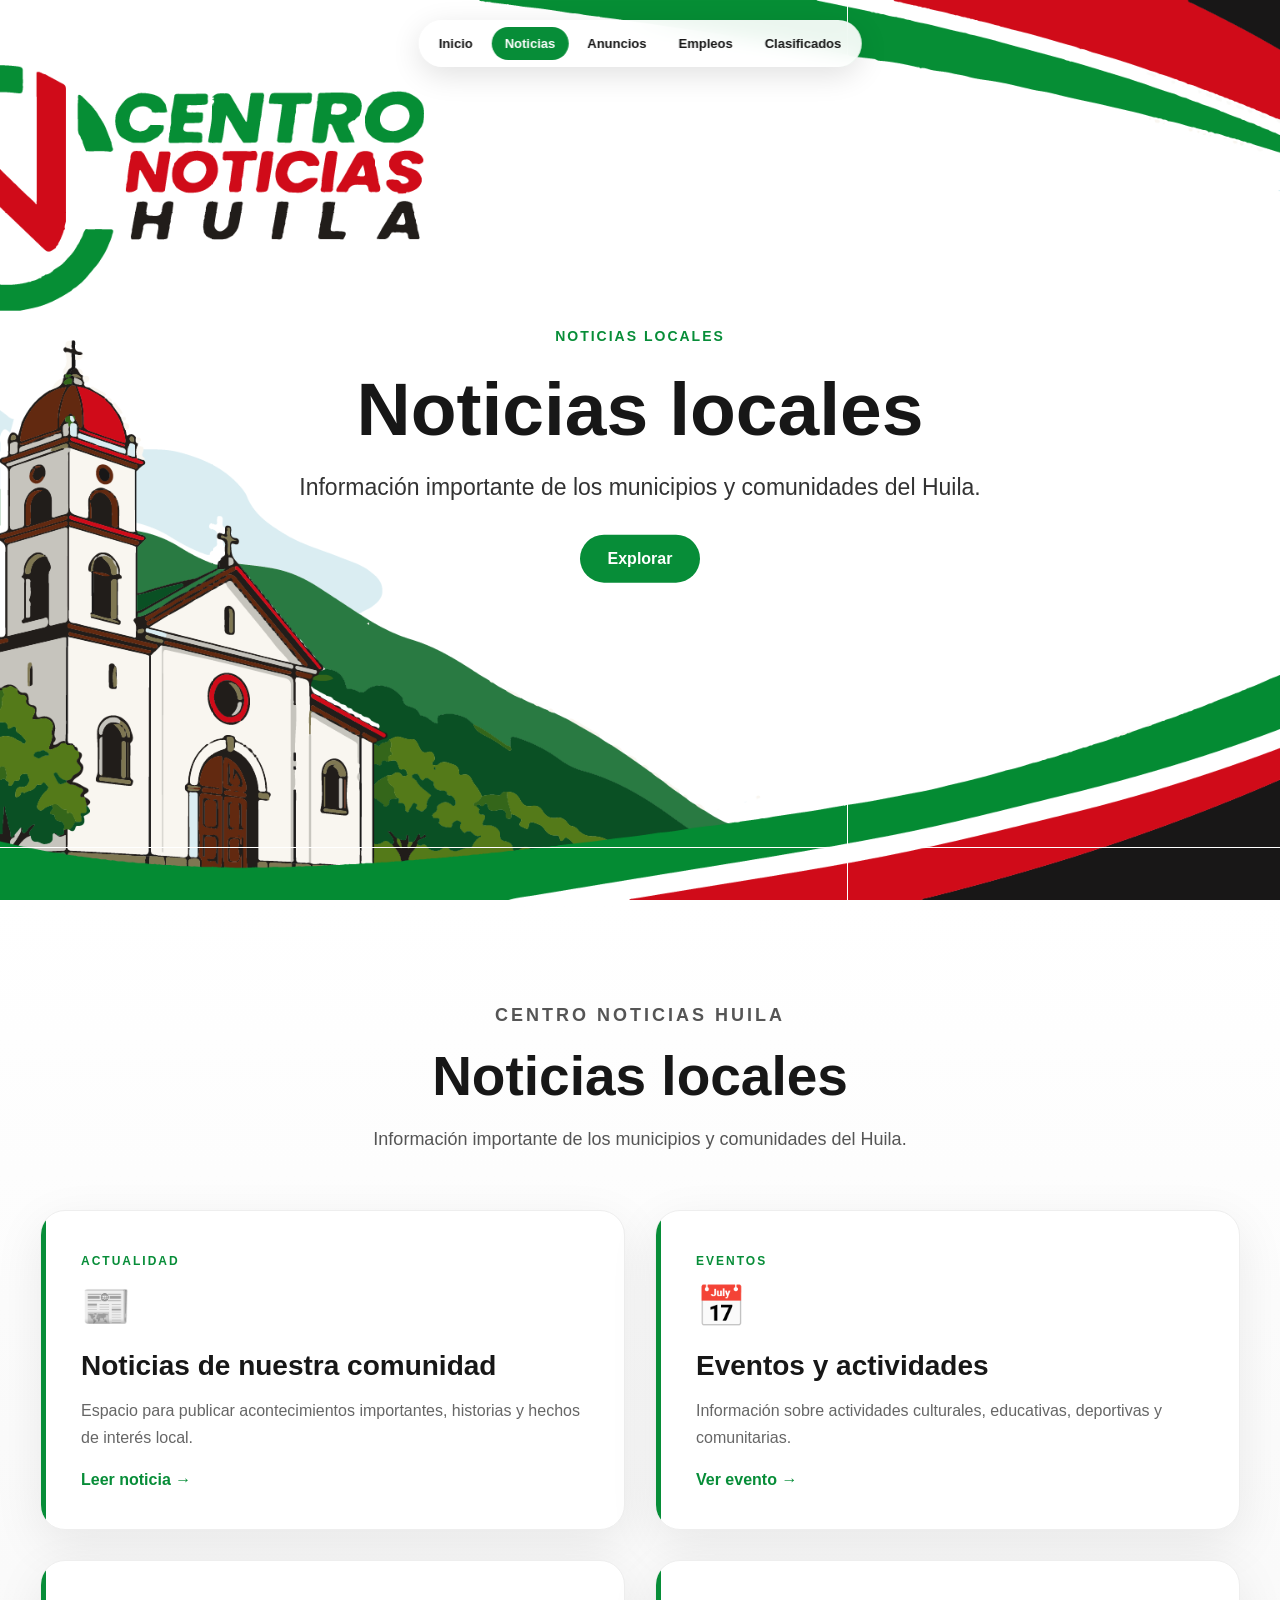
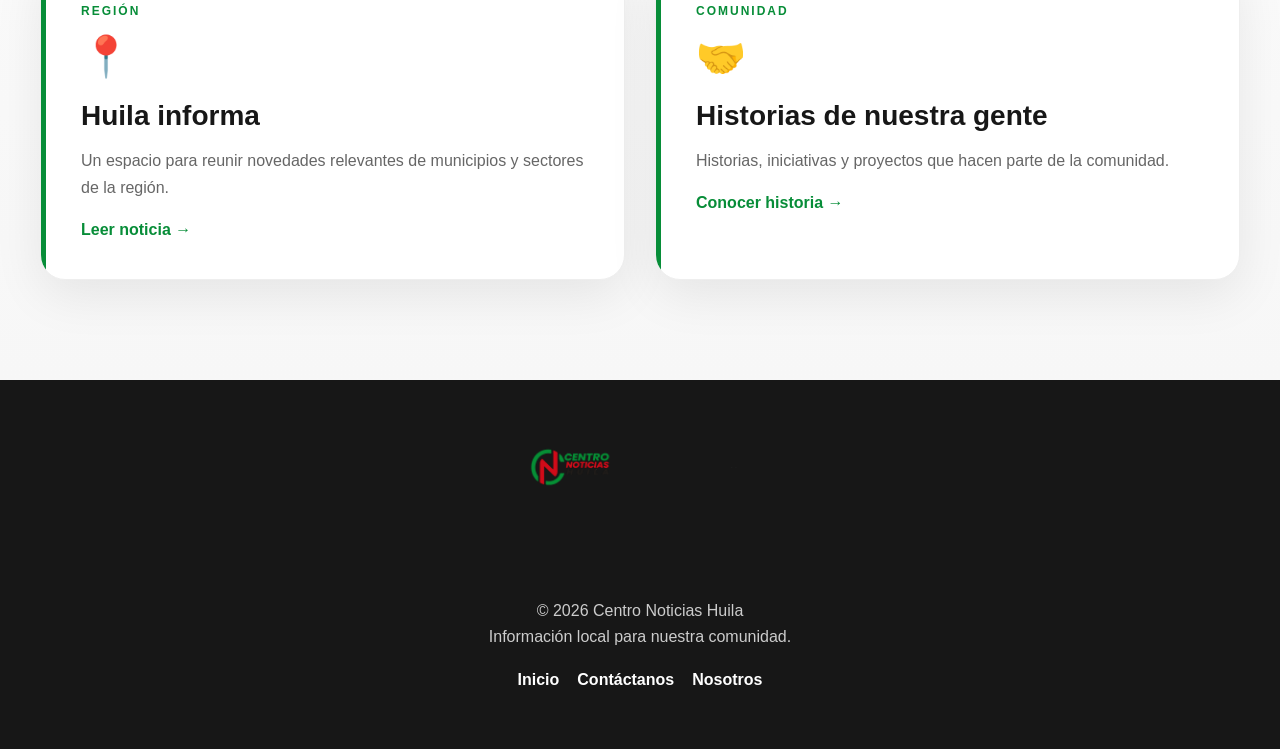
<file: noticias.html>
<!DOCTYPE html>
<html lang="es">
<head>
    <meta charset="UTF-8">
    <meta name="viewport" content="width=device-width, initial-scale=1.0">
    <title>Noticias locales | Centro Noticias Huila</title>
    <link rel="stylesheet" href="style.css">
</head>
<body>

    <nav class="site-nav">
        <a href="index.html">Inicio</a>
        <a href="noticias.html" class="active">Noticias</a>
        <a href="anuncios.html" class="">Anuncios</a>
        <a href="empleos.html" class="">Empleos</a>
        <a href="clasificados.html" class="">Clasificados</a>
    </nav>

    <section class="hero inner-hero">
        <div class="parallax-container">
            <img src="imágenes/Mesa de trabajo 4.png" class="mesa de trabajo 4" data-speed="0.10" alt="">
            <img src="imágenes/Mesa de trabajo 5.png" class="mesa de trabajo 5" data-speed="0.16" alt="">
            <img src="imágenes/Mesa de trabajo 6.png" class="mesa de trabajo 6" data-speed="0.23" alt="">
            <img src="imágenes/Mesa de trabajo 2.png" class="mesa de trabajo 2" data-speed="0.30" alt="">
            <img src="imágenes/Mesa de trabajo 1.png" class="mesa de trabajo 1" data-speed="0.36" alt="">
            <img src="imágenes/Mesa de trabajo 3.png" class="mesa de trabajo 3" data-speed="0.42" alt="Centro Noticias Huila">
        </div>

        <div class="hero-content">
            <p class="small-title">NOTICIAS LOCALES</p>
            <h1>Noticias locales</h1>
            <p class="description">Información importante de los municipios y comunidades del Huila.</p>
            <a href="#contenido" class="main-button">Explorar</a>
        </div>
    </section>

    <section class="inner-section" id="contenido">
        <div class="inner-container">
            <div class="inner-header">
                <p class="section-label">CENTRO NOTICIAS HUILA</p>
                <h2>Noticias locales</h2>
                <p>Información importante de los municipios y comunidades del Huila.</p>
            </div>

            <div class="news-grid">
                <article class="news-card page-card">
            <span class="card-meta">ACTUALIDAD</span>
            <div class="card-icon">📰</div>
            <h3>Noticias de nuestra comunidad</h3>
            <p>Espacio para publicar acontecimientos importantes, historias y hechos de interés local.</p>
            <a href="#">Leer noticia →</a>
        </article>
<article class="news-card page-card">
            <span class="card-meta">EVENTOS</span>
            <div class="card-icon">📅</div>
            <h3>Eventos y actividades</h3>
            <p>Información sobre actividades culturales, educativas, deportivas y comunitarias.</p>
            <a href="#">Ver evento →</a>
        </article>
<article class="news-card page-card">
            <span class="card-meta">REGIÓN</span>
            <div class="card-icon">📍</div>
            <h3>Huila informa</h3>
            <p>Un espacio para reunir novedades relevantes de municipios y sectores de la región.</p>
            <a href="#">Leer noticia →</a>
        </article>
<article class="news-card page-card">
            <span class="card-meta">COMUNIDAD</span>
            <div class="card-icon">🤝</div>
            <h3>Historias de nuestra gente</h3>
            <p>Historias, iniciativas y proyectos que hacen parte de la comunidad.</p>
            <a href="#">Conocer historia →</a>
        </article>
            </div>
        </div>
    </section>

    <footer>
        <img src="imágenes/Mesa de trabajo 3.png" alt="Centro Noticias Huila">
        <p>© 2026 Centro Noticias Huila</p>
        <p>Información local para nuestra comunidad.</p>
        <div class="footer-links">
            <a href="index.html">Inicio</a>
            <a href="contactanos.html">Contáctanos</a>
            <a href="nosotros.html">Nosotros</a>
        </div>
    </footer>

    <script src="script.js"></script>
</body>
</html>
</file>
<file: style.css>
/* =========================================================
   CONFIGURACIÓN GENERAL
========================================================= */

* {
    margin: 0;
    padding: 0;
    box-sizing: border-box;
}

html {
    scroll-behavior: smooth;
}

body {
    margin: 0;
    padding: 0;
    font-family: Arial, Helvetica, sans-serif;
    background: #ffffff;
    color: #171717;
    overflow-x: hidden;
}

/* =========================================================
   SECCIÓN PRINCIPAL
========================================================= */

.hero {
    position: relative;
    width: 100%;
    height: 100vh;
    min-height: 650px;
    overflow: hidden;
    background: #ffffff;
    isolation: isolate;
}

/* =========================================================
   CONTENEDOR DEL PARALLAX
========================================================= */

.parallax-container {
    position: absolute;
    top: 0;
    left: 0;
    width: 100%;
    height: 100%;
    overflow: hidden;
    pointer-events: none;
}

/* =========================================================
   IMÁGENES DEL PARALLAX
========================================================= */

.parallax-container img[data-speed] {
    position: absolute;
    top: 0;
    left: 0;
    width: 100%;
    height: 100%;
    object-fit: cover;
    object-position: center;
    display: block;
    will-change: transform;
    user-select: none;
    pointer-events: none;
}

/* =========================================================
   PROFUNDIDAD DE LAS CAPAS
========================================================= */

.parallax-container img[class="mesa de trabajo 4"] {
    z-index: 1;
}

.parallax-container img[class="mesa de trabajo 5"] {
    z-index: 2;
}

.parallax-container img[class="mesa de trabajo 6"] {
    z-index: 3;
}

.parallax-container img[class="mesa de trabajo 2"] {
    z-index: 4;
}

.parallax-container img[class="mesa de trabajo 1"] {
    z-index: 5;
}

.parallax-container img[class="mesa de trabajo 3"] {
    z-index: 6;
}

/* =========================================================
   CONTENIDO PRINCIPAL
========================================================= */

.hero-content {
    position: absolute;
    z-index: 20;
    top: 50%;
    left: 50%;
    transform: translate(-50%, -50%);
    width: min(90%, 850px);
    padding: 30px;
    text-align: center;
    transition:
        opacity 0.05s linear,
        transform 0.05s linear;
}

.small-title {
    display: inline-block;
    margin-bottom: 20px;
    padding: 10px 18px;
    border-radius: 50px;
    background: rgba(255, 255, 255, 0.92);
    color: #078d38;
    font-size: 14px;
    font-weight: bold;
    letter-spacing: 2px;
}

.hero-content h1 {
    margin-bottom: 25px;
    color: #171717;
    font-size: clamp(45px, 7vw, 90px);
    line-height: 0.95;
    font-weight: 900;
    text-shadow: 0 3px 10px rgba(255, 255, 255, 0.85);
}

.description {
    margin-bottom: 30px;
    color: #333333;
    font-size: clamp(17px, 2vw, 23px);
    line-height: 1.5;
}

.main-button {
    display: inline-block;
    padding: 15px 28px;
    border-radius: 50px;
    background: #078d38;
    color: #ffffff;
    font-size: 16px;
    font-weight: bold;
    text-decoration: none;
    transition:
        transform 0.3s ease,
        background 0.3s ease,
        box-shadow 0.3s ease;
}

.main-button:hover {
    background: #056d2c;
    transform: translateY(-3px);
    box-shadow: 0 10px 25px rgba(0, 0, 0, 0.18);
}

/* =========================================================
   SECCIÓN DE NOTICIAS
========================================================= */

.news-section {
    position: relative;
    min-height: 100vh;
    padding: 120px 30px;
    background: linear-gradient(to bottom, #ffffff 0%, #f7f7f7 100%);
}

.news-container {
    width: min(1200px, 100%);
    margin: 0 auto;
    text-align: center;
}

.section-label {
    margin-bottom: 15px;
    color: #078d38;
    font-size: 14px;
    font-weight: bold;
    letter-spacing: 3px;
}

.news-container h2 {
    margin-bottom: 20px;
    color: #171717;
    font-size: clamp(35px, 5vw, 60px);
    line-height: 1.1;
}

.section-description {
    max-width: 750px;
    margin: 0 auto 60px;
    color: #555555;
    font-size: 18px;
    line-height: 1.7;
}

.news-grid {
    display: grid;
    grid-template-columns: repeat(2, 1fr);
    gap: 30px;
    text-align: left;
}

.news-card {
    padding: 40px;
    background: #ffffff;
    border: 1px solid #eeeeee;
    border-radius: 25px;
    box-shadow: 0 15px 50px rgba(0, 0, 0, 0.08);
    transition:
        transform 0.3s ease,
        box-shadow 0.3s ease;
}

.news-card:hover {
    transform: translateY(-8px);
    box-shadow: 0 25px 60px rgba(0, 0, 0, 0.13);
}

.card-icon {
    margin-bottom: 20px;
    font-size: 40px;
}

.news-card h3 {
    margin-bottom: 15px;
    font-size: 28px;
}

.news-card p {
    margin-bottom: 20px;
    color: #666666;
    font-size: 16px;
    line-height: 1.7;
}

.news-card a {
    color: #078d38;
    font-weight: bold;
    text-decoration: none;
}

.news-card a:hover {
    text-decoration: underline;
}

/* =========================================================
   FOOTER
========================================================= */

footer {
    padding: 60px 30px;
    background: #171717;
    color: #ffffff;
    text-align: center;
}

footer img {
    width: 230px;
    height: auto;
    margin-bottom: 20px;
}

footer p {
    margin-top: 8px;
    color: #cccccc;
}

/* =========================================================
   NAVEGACIÓN / FOOTER AMPLIADO
========================================================= */

.site-nav {
    position: fixed;
    z-index: 100;
    top: 20px;
    left: 50%;
    transform: translateX(-50%);
    display: flex;
    gap: 6px;
    padding: 7px;
    max-width: calc(100% - 30px);
    border-radius: 40px;
    background: rgba(255, 255, 255, 0.92);
    box-shadow: 0 8px 30px rgba(0,0,0,.12);
    backdrop-filter: blur(10px);
}

.site-nav a {
    padding: 9px 13px;
    border-radius: 25px;
    color: #171717;
    font-size: 13px;
    font-weight: bold;
    text-decoration: none;
    white-space: nowrap;
}

.site-nav a:hover,
.site-nav a.active {
    background: #078d38;
    color: #ffffff;
}

.inner-hero .hero-content {
    width: min(90%, 900px);
}

.inner-hero .hero-content h1 {
    font-size: clamp(40px, 7vw, 75px);
}

.inner-hero .small-title {
    color: #078d38;
}

.footer-links {
    max-width: 900px;
    margin: 25px auto 0;
    display: flex;
    justify-content: center;
    flex-wrap: wrap;
    gap: 18px;
}

.footer-links a {
    color: #ffffff;
    font-weight: bold;
    text-decoration: none;
}

.footer-links a:hover {
    color: #078d38;
}

/* =========================================================
   CONTENIDO DE PÁGINAS INTERNAS
========================================================= */

.inner-section {
    position: relative;
    min-height: 70vh;
    padding: 100px 30px;
    background: linear-gradient(to bottom, #ffffff 0%, #f7f7f7 100%);
}

.inner-container {
    width: min(1200px, 100%);
    margin: 0 auto;
}

.inner-header {
    max-width: 800px;
    margin: 0 auto 55px;
    text-align: center;
}

.inner-header .section-label {
    margin-bottom: 15px;
}

.inner-header h2 {
    margin-bottom: 18px;
    color: #171717;
    font-size: clamp(32px, 5vw, 55px);
    line-height: 1.1;
}

.inner-header p {
    color: #555555;
    font-size: 18px;
    line-height: 1.7;
}

.page-card {
    position: relative;
    overflow: hidden;
}

.page-card::before {
    content: "";
    position: absolute;
    left: 0;
    top: 0;
    width: 5px;
    height: 100%;
    background: #078d38;
}

.page-card h3 {
    color: #171717;
}

.page-card .card-meta {
    display: inline-block;
    margin-bottom: 15px;
    color: #078d38;
    font-size: 12px;
    font-weight: bold;
    letter-spacing: 2px;
    text-transform: uppercase;
}

.contact-form {
    max-width: 800px;
    margin: 0 auto;
    padding: 40px;
    background: #ffffff;
    border-radius: 25px;
    box-shadow: 0 15px 50px rgba(0,0,0,.08);
}

.contact-form label {
    display: block;
    margin: 18px 0 7px;
    font-weight: bold;
}

.contact-form input,
.contact-form textarea,
.contact-form select {
    width: 100%;
    padding: 13px 15px;
    border: 1px solid #dddddd;
    border-radius: 10px;
    font: inherit;
    outline: none;
}

.contact-form input:focus,
.contact-form textarea:focus,
.contact-form select:focus {
    border-color: #078d38;
}

.contact-form textarea {
    min-height: 150px;
    resize: vertical;
}

.contact-form button {
    margin-top: 22px;
    border: 0;
    cursor: pointer;
}

/* =========================================================
   RESPONSIVE - TABLETS
========================================================= */

@media (max-width: 900px) {
    .hero {
        min-height: 600px;
    }

    .news-grid {
        grid-template-columns: 1fr;
    }

    .site-nav {
        top: 10px;
        overflow-x: auto;
        justify-content: flex-start;
    }
}

/* =========================================================
   RESPONSIVE - CELULARES
========================================================= */

@media (max-width: 700px) {
    .hero {
        min-height: 600px;
    }

    .hero-content {
        width: 95%;
        padding: 15px;
    }

    .hero-content h1 {
        font-size: 45px;
    }

    .description {
        font-size: 17px;
    }

    .news-section {
        padding: 80px 20px;
    }

    .news-card {
        padding: 30px;
    }

    .parallax-container img[data-speed] {
        object-position: center;
    }

    .site-nav {
        max-width: calc(100% - 15px);
        width: calc(100% - 15px);
        border-radius: 18px;
    }

    .site-nav a {
        font-size: 11px;
        padding: 8px 9px;
    }

    .inner-section {
        padding: 75px 20px;
    }

    .contact-form {
        padding: 25px;
    }
}

/* =========================================================
   REDUCIR ANIMACIONES SI EL USUARIO LO SOLICITA
========================================================= */

@media (prefers-reduced-motion: reduce) {
    html {
        scroll-behavior: auto;
    }

    .parallax-container img[data-speed] {
        transform: none !important;
    }
}

/* =========================================================
   EFECTO DE DESVANECIMIENTO DEL PARALLAX
========================================================= */

.parallax-container img[data-speed] {
    transition: opacity 0.05s linear;
}

.hero-content {
    transition:
        opacity 0.05s linear,
        transform 0.05s linear;
}
</file>
